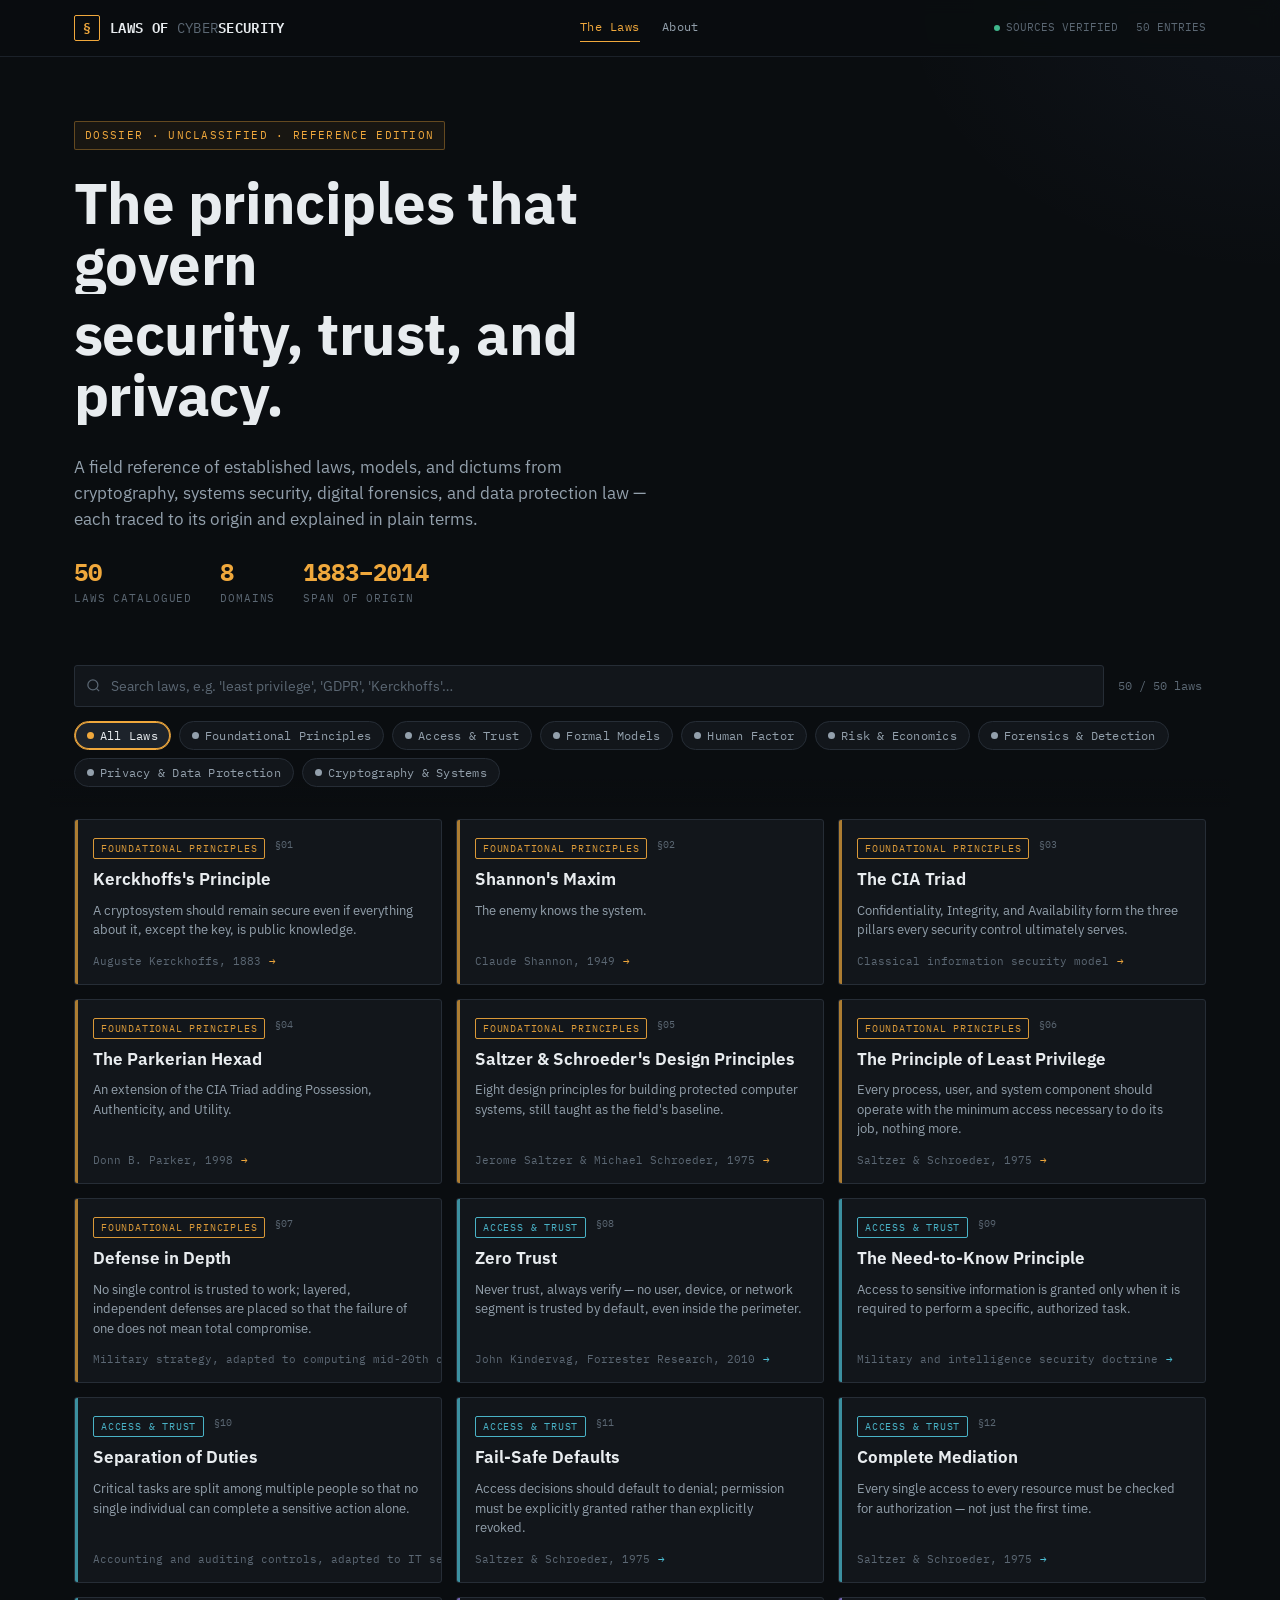
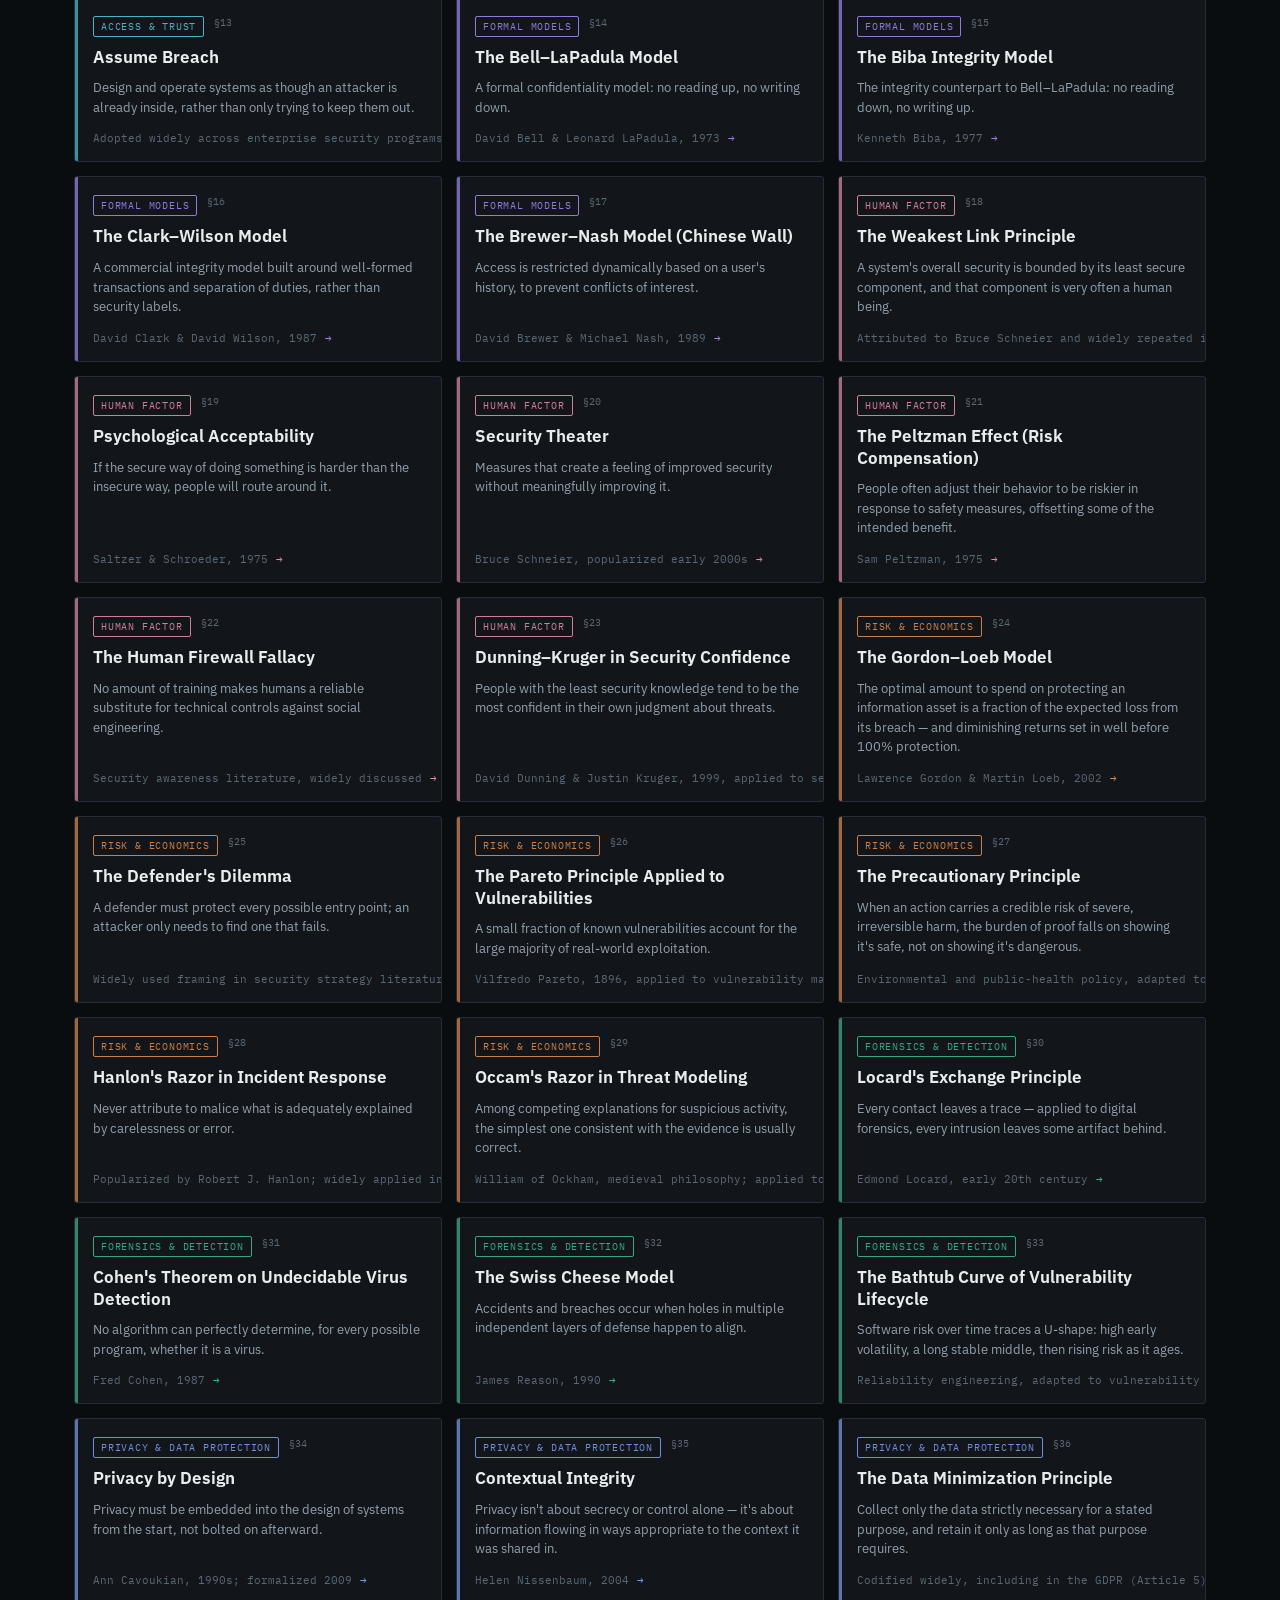
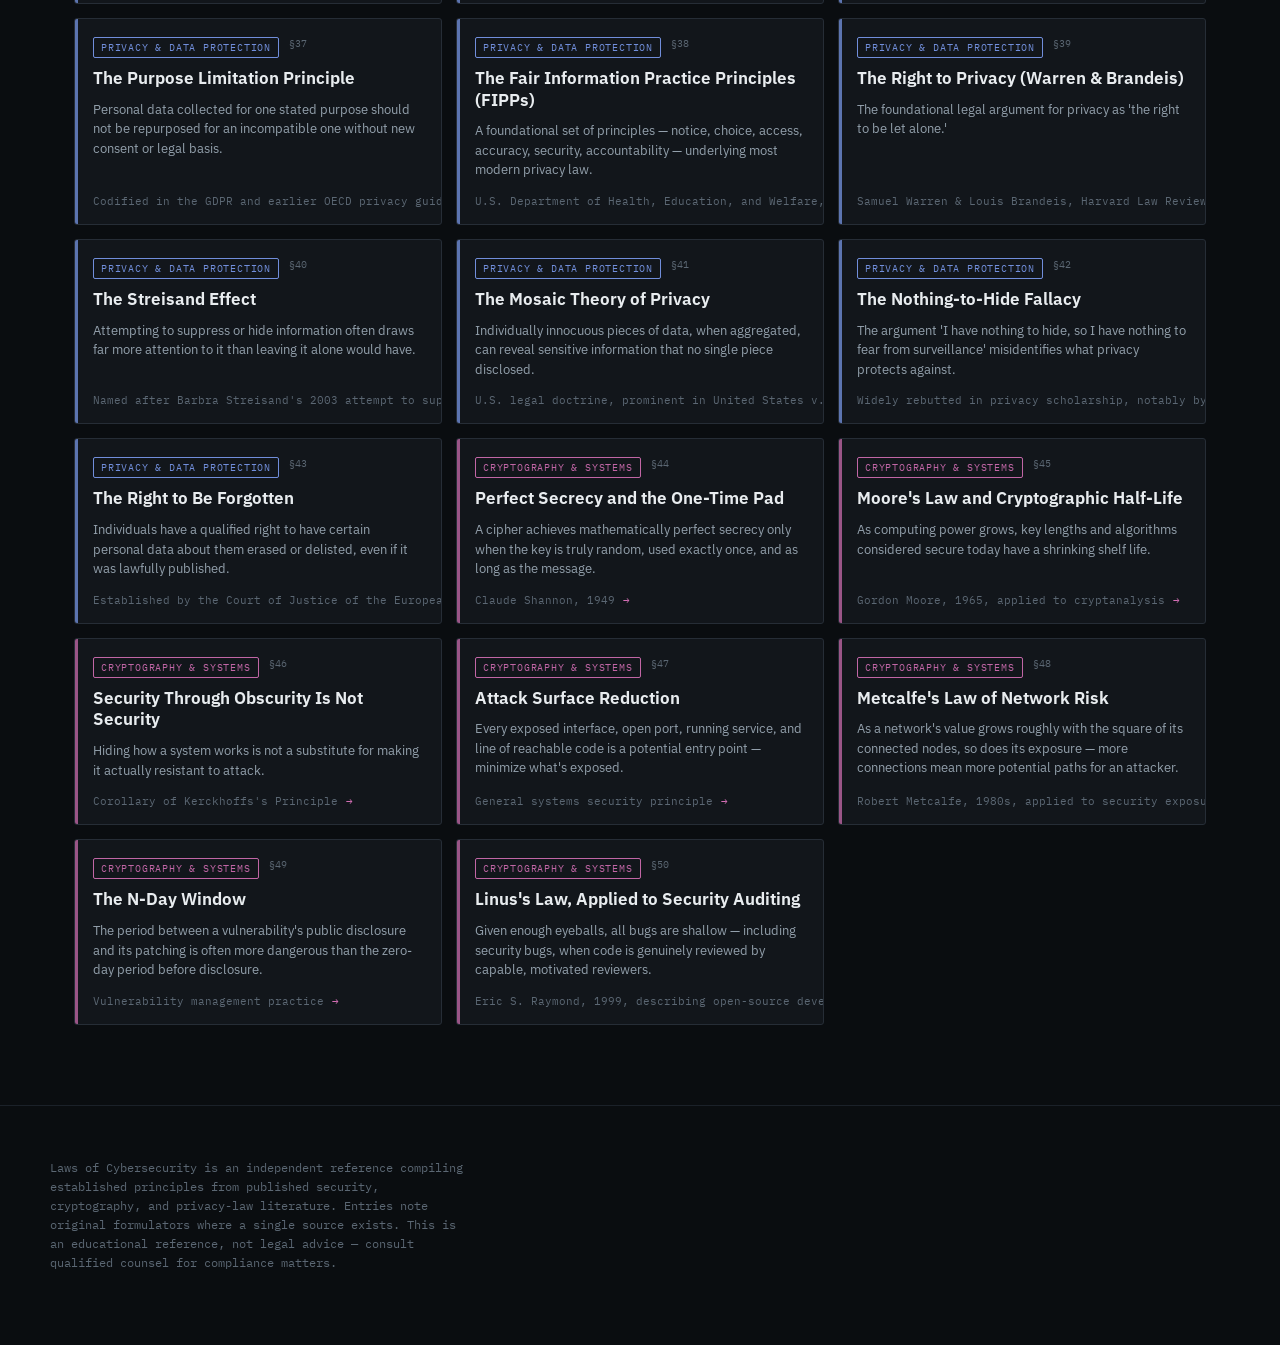
<file: index.html>
<!DOCTYPE html>
<html lang="en">
<head>
<meta charset="UTF-8" />
<meta name="viewport" content="width=device-width, initial-scale=1, maximum-scale=5" />
<title>Laws of Cybersecurity — Principles of Security & Privacy</title>
<meta name="description" content="An extensive, referenced collection of established cybersecurity, cryptography, and privacy laws — from Kerckhoffs's Principle to the GDPR's Purpose Limitation, verified against their original sources." />
<meta name="theme-color" content="#0A0D10" />

<meta property="og:title" content="Laws of Cybersecurity" />
<meta property="og:description" content="An extensive, referenced collection of established cybersecurity, cryptography, and privacy laws." />
<meta property="og:type" content="website" />

<link rel="preconnect" href="https://fonts.googleapis.com">
<link rel="preconnect" href="https://fonts.gstatic.com" crossorigin>
<link href="https://fonts.googleapis.com/css2?family=IBM+Plex+Sans:wght@400;500;600;700&family=IBM+Plex+Mono:wght@400;500;600;700&display=swap" rel="stylesheet">

<link rel="stylesheet" href="css/styles.css" />
</head>
<body>

<a href="#main-content" class="skip-link">Skip to main content</a>

<header class="topbar">
  <div class="topbar-inner">
    <a href="#" class="brand">
      <span class="brand-mark" aria-hidden="true">§</span>
      <span class="brand-text">Laws of <span class="dim">Cyber</span>security</span>
    </a>
    <nav class="nav-links" aria-label="Primary">
      <a href="index.html" class="active">The Laws</a>
      <a href="about.html">About</a>
    </nav>
    <div class="topbar-meta">
      <span><span class="pulse-dot" aria-hidden="true"></span>SOURCES VERIFIED</span>
      <span id="topbar-count-wrap"><span id="total-count-mirror"></span></span>
    </div>
  </div>
</header>

<main id="main-content">
  <section class="hero">
    <span class="hero-stamp">DOSSIER · UNCLASSIFIED · REFERENCE EDITION</span>
    <h1 class="hero-title">
      <span class="redact" style="--d:0.1s">The principles that govern</span><br/>
      <span class="redact" style="--d:0.3s">security, trust, and privacy.</span>
    </h1>
    <p class="hero-sub">
      A field reference of established laws, models, and dictums from cryptography, systems security, digital forensics, and data protection law — each traced to its origin and explained in plain terms.
    </p>
    <div class="hero-stats">
      <div class="hero-stat"><span class="num" id="total-count">0</span><span class="label">Laws Catalogued</span></div>
      <div class="hero-stat"><span class="num" id="cat-count">0</span><span class="label">Domains</span></div>
      <div class="hero-stat"><span class="num">1883–2014</span><span class="label">Span of Origin</span></div>
    </div>
  </section>

  <div class="controls">
    <div class="search-row">
      <div class="search-box">
        <svg width="15" height="15" viewBox="0 0 24 24" fill="none" stroke="currentColor" stroke-width="2" aria-hidden="true"><circle cx="11" cy="11" r="8"/><line x1="21" y1="21" x2="16.65" y2="16.65"/></svg>
        <input type="text" id="search-input" placeholder="Search laws, e.g. 'least privilege', 'GDPR', 'Kerckhoffs'…" aria-label="Search laws" />
      </div>
      <span class="result-count" id="result-count"></span>
    </div>
    <div class="filter-row" id="filter-row" role="group" aria-label="Filter by domain"></div>
  </div>

  <section class="grid-section">
    <div class="law-grid" id="law-grid" aria-live="polite"></div>
  </section>
</main>

<div class="modal-backdrop" id="modal-backdrop" aria-hidden="true">
  <div class="modal" id="modal" role="dialog" aria-modal="true" aria-labelledby="modal-title"></div>
</div>

<footer class="site-footer">
  <div class="footer-inner">
    <p>
      Laws of Cybersecurity is an independent reference compiling established principles from published security, cryptography, and privacy-law literature. Entries note original formulators where a single source exists. This is an educational reference, not legal advice — consult qualified counsel for compliance matters.
    </p>
  </div>
</footer>

<script src="js/laws-data.js"></script>
<script src="js/app.js"></script>
<script>
  document.getElementById("total-count-mirror").textContent = LAWS.length + " ENTRIES";
</script>
</body>
</html>
</file>
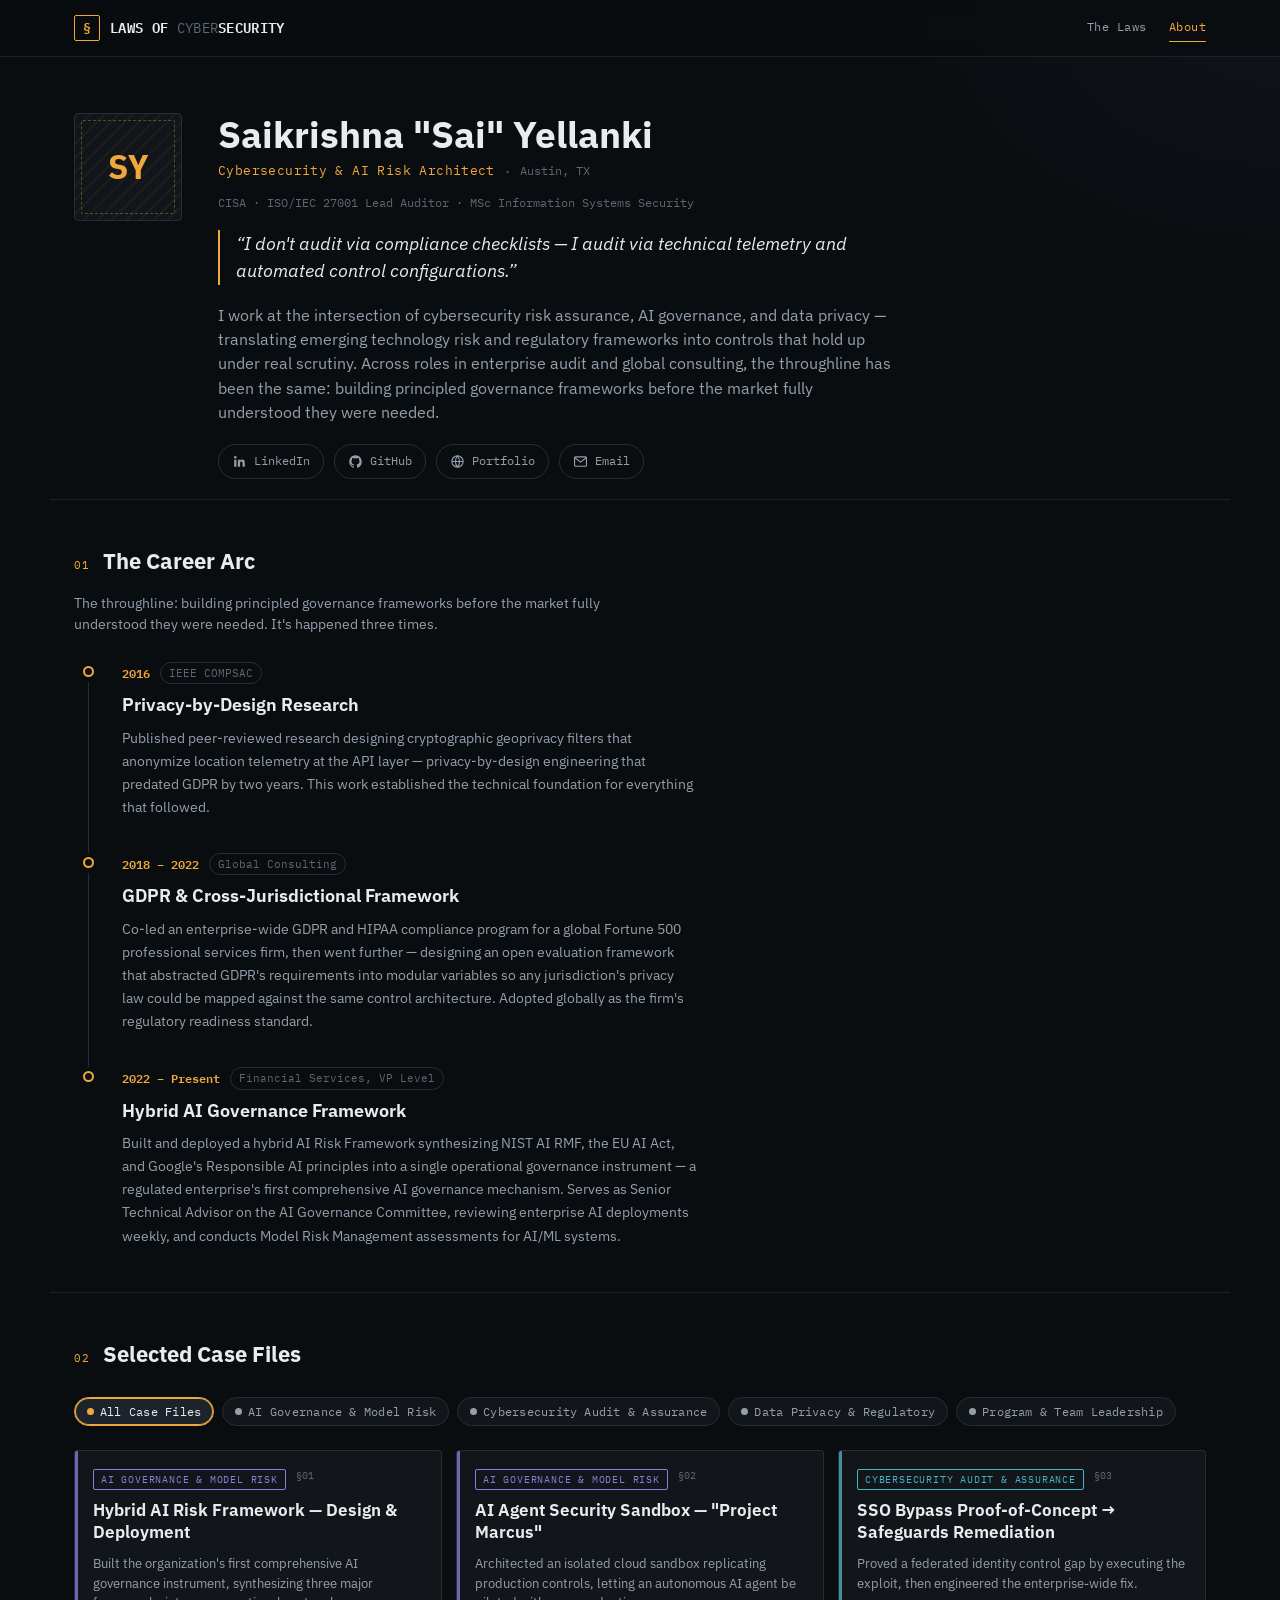
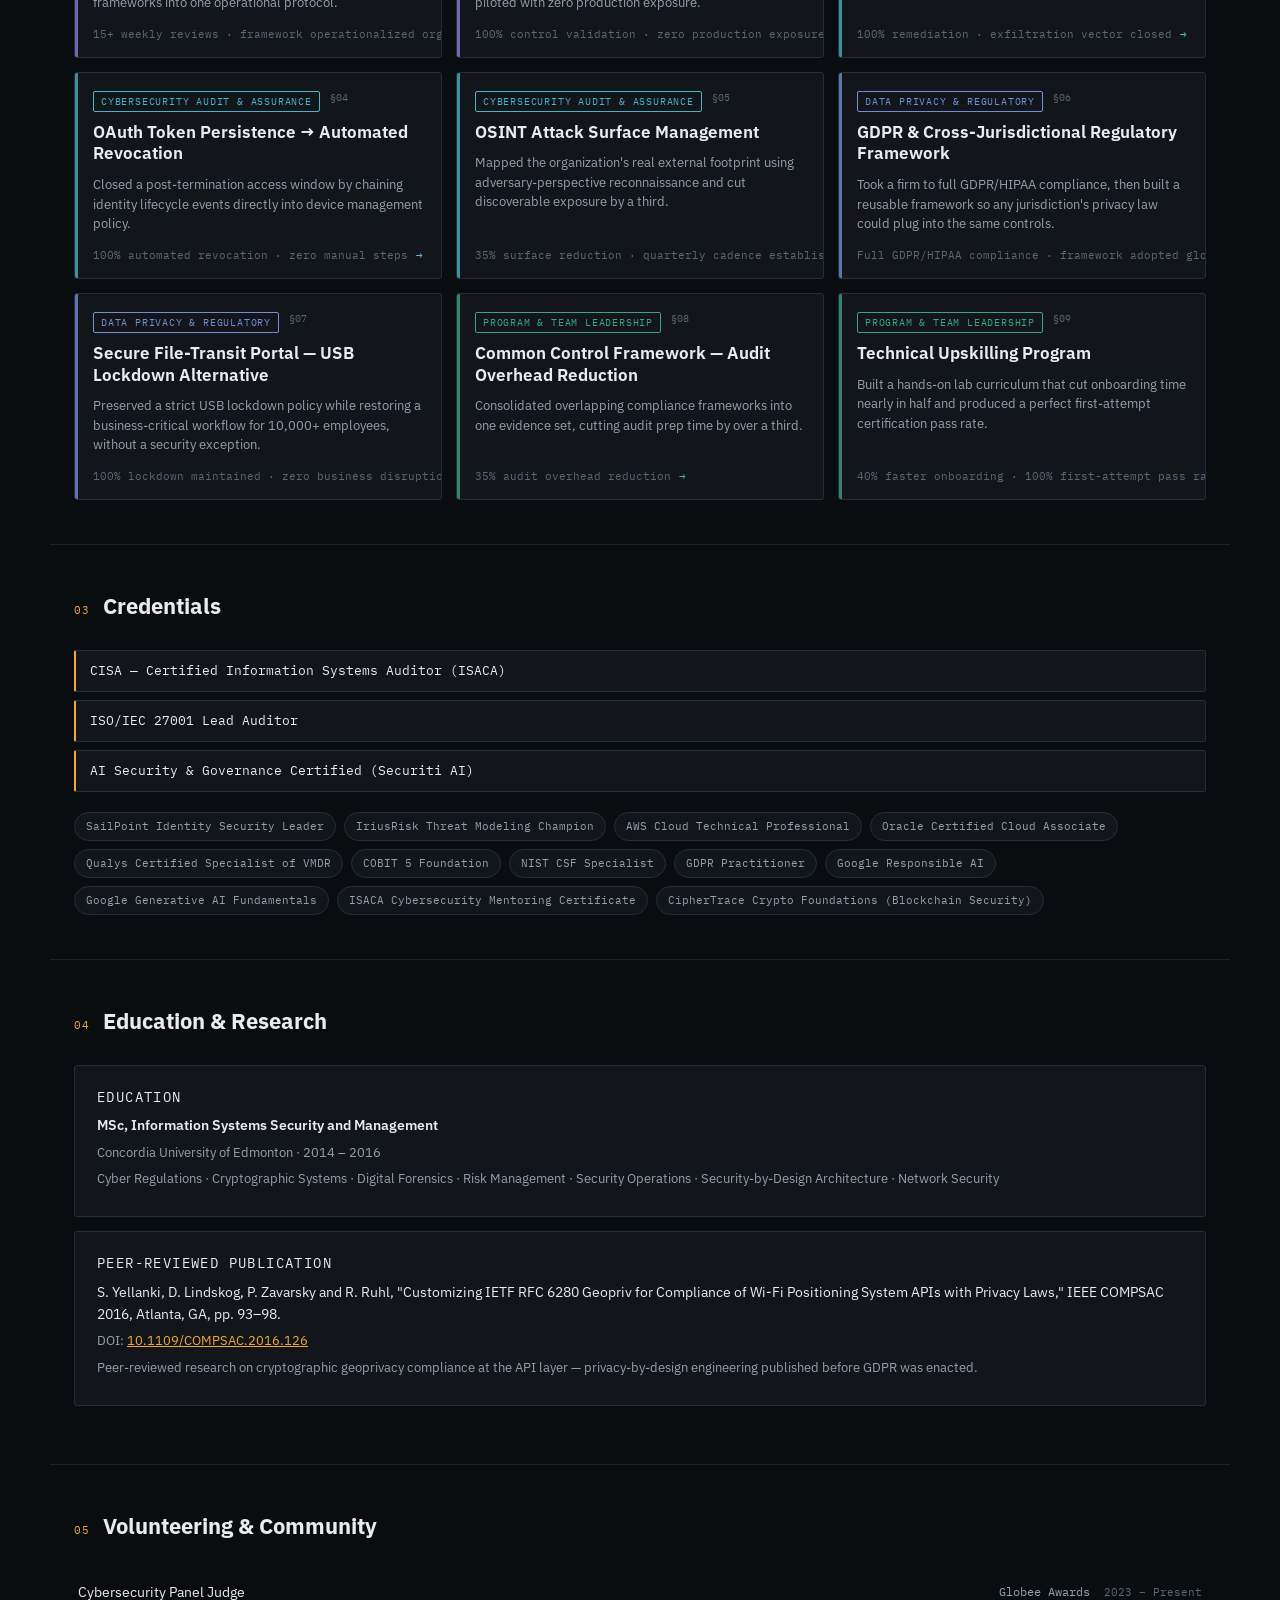
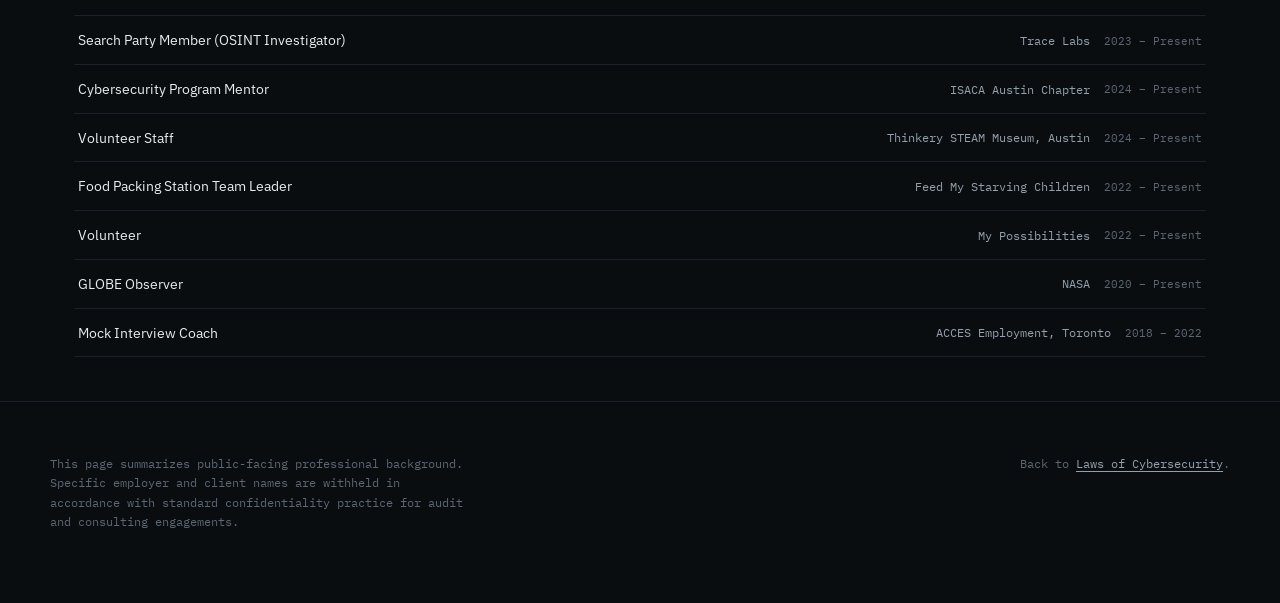
<file: about.html>
<!DOCTYPE html>
<html lang="en">
<head>
<meta charset="UTF-8" />
<meta name="viewport" content="width=device-width, initial-scale=1, maximum-scale=5" />
<title>About — Sai Yellanki | Cybersecurity & AI Risk Architect</title>
<meta name="description" content="Sai Yellanki — Cybersecurity Risk Assurance & AI Governance professional. IEEE-published privacy researcher, CISA, ISO 27001 Lead Auditor, and builder of enterprise AI risk frameworks." />
<meta name="theme-color" content="#0A0D10" />

<meta property="og:title" content="Sai Yellanki — Cybersecurity & AI Risk Architect" />
<meta property="og:description" content="Cybersecurity Risk Assurance, AI Governance, and Data Privacy professional." />
<meta property="og:type" content="profile" />

<link rel="preconnect" href="https://fonts.googleapis.com">
<link rel="preconnect" href="https://fonts.gstatic.com" crossorigin>
<link href="https://fonts.googleapis.com/css2?family=IBM+Plex+Sans:wght@400;500;600;700&family=IBM+Plex+Mono:wght@400;500;600;700&display=swap" rel="stylesheet">

<link rel="stylesheet" href="css/styles.css" />
</head>
<body>

<a href="#main-content" class="skip-link">Skip to main content</a>

<header class="topbar">
  <div class="topbar-inner">
    <a href="index.html" class="brand">
      <span class="brand-mark" aria-hidden="true">§</span>
      <span class="brand-text">Laws of <span class="dim">Cyber</span>security</span>
    </a>
    <nav class="nav-links" aria-label="Primary">
      <a href="index.html">The Laws</a>
      <a href="about.html" class="active">About</a>
    </nav>
  </div>
</header>

<main id="main-content">

  <section class="profile-hero">
    <div class="monogram-badge" id="monogram" aria-hidden="true"></div>
    <div>
      <h1 class="profile-name" id="profile-name"></h1>
      <div class="profile-title-row">
        <span class="profile-title" id="profile-title"></span>
        <span class="sep">·</span>
        <span class="profile-location" id="profile-location"></span>
      </div>
      <p class="profile-credentials" id="profile-credentials"></p>
      <p class="profile-statement" id="profile-statement"></p>
      <p class="profile-bio" id="profile-bio"></p>
      <div class="profile-links" id="profile-links"></div>
    </div>
  </section>

  <section class="about-section" aria-labelledby="arc-heading">
    <div class="section-head">
      <span class="section-eyebrow">01</span>
      <h2 class="section-title" id="arc-heading">The Career Arc</h2>
    </div>
    <p style="color:var(--text-dim); font-size:14px; margin: -12px 0 26px; max-width:70ch;">
      The throughline: building principled governance frameworks before the market fully understood they were needed. It's happened three times.
    </p>
    <div class="arc-timeline" id="arc-timeline"></div>
  </section>

  <section class="about-section" aria-labelledby="cases-heading">
    <div class="section-head">
      <span class="section-eyebrow">02</span>
      <h2 class="section-title" id="cases-heading">Selected Case Files</h2>
    </div>
    <div class="controls" style="position:static; padding: 0 0 24px; background:none;">
      <div class="filter-row" id="win-filter-row" role="group" aria-label="Filter case files by domain"></div>
    </div>
    <div class="law-grid" id="win-grid"></div>
  </section>

  <section class="about-section" aria-labelledby="creds-heading">
    <div class="section-head">
      <span class="section-eyebrow">03</span>
      <h2 class="section-title" id="creds-heading">Credentials</h2>
    </div>
    <ul class="cert-primary" id="cert-primary"></ul>
    <div class="cert-other" id="cert-other"></div>
  </section>

  <section class="about-section" aria-labelledby="edu-heading">
    <div class="section-head">
      <span class="section-eyebrow">04</span>
      <h2 class="section-title" id="edu-heading">Education & Research</h2>
    </div>
    <div class="info-card">
      <p class="info-card-h">Education</p>
      <p id="edu-degree" style="font-weight:600;"></p>
      <p id="edu-school" class="dim"></p>
      <p id="edu-coursework" class="dim"></p>
    </div>
    <div class="info-card">
      <p class="info-card-h">Peer-Reviewed Publication</p>
      <p id="pub-citation"></p>
      <p id="pub-doi" class="dim"></p>
      <p id="pub-note" class="dim"></p>
    </div>
  </section>

  <section class="about-section" aria-labelledby="vol-heading">
    <div class="section-head">
      <span class="section-eyebrow">05</span>
      <h2 class="section-title" id="vol-heading">Volunteering & Community</h2>
    </div>
    <div class="volunteer-list" id="volunteer-list"></div>
  </section>

</main>

<div class="modal-backdrop" id="modal-backdrop" aria-hidden="true">
  <div class="modal" id="modal" role="dialog" aria-modal="true" aria-labelledby="modal-title"></div>
</div>

<footer class="site-footer">
  <div class="footer-inner">
    <p>
      This page summarizes public-facing professional background. Specific employer and client names are withheld in accordance with standard confidentiality practice for audit and consulting engagements.
    </p>
    <p>
      Back to <a href="index.html">Laws of Cybersecurity</a>.
    </p>
  </div>
</footer>

<script src="js/about-data.js"></script>
<script src="js/about-app.js"></script>
</body>
</html>
</file>
<file: css/styles.css>
/* ==========================================================
   LAWS OF CYBERSECURITY — DESIGN TOKENS
   ========================================================== */
:root {
  --bg:          #0A0D10;
  --surface:     #12161B;
  --surface-2:   #171C22;
  --surface-3:   #1D232B;
  --border:      #262D36;
  --border-soft: #1B2129;
  --text:        #E8ECEF;
  --text-dim:    #93A0AC;
  --text-faint:  #5B6773;
  --accent:      #F0A83C;
  --accent-dim:  #C98A2E;
  --critical:    #E5484D;
  --verified:    #3FB68B;

  --mono: 'IBM Plex Mono', ui-monospace, SFMono-Regular, Menlo, monospace;
  --sans: 'IBM Plex Sans', -apple-system, BlinkMacSystemFont, 'Segoe UI', sans-serif;

  --radius: 3px;
  --max-width: 1180px;
}

* { box-sizing: border-box; }

html { scroll-behavior: smooth; }

@media (prefers-reduced-motion: reduce) {
  html { scroll-behavior: auto; }
  *, *::before, *::after {
    animation-duration: 0.01ms !important;
    animation-iteration-count: 1 !important;
    transition-duration: 0.01ms !important;
  }
}

body {
  margin: 0;
  background: var(--bg);
  background-image:
    radial-gradient(ellipse 900px 500px at 15% -10%, rgba(240,168,60,0.06), transparent 60%),
    radial-gradient(ellipse 700px 500px at 100% 0%, rgba(124,156,240,0.05), transparent 55%);
  color: var(--text);
  font-family: var(--sans);
  font-size: 16px;
  line-height: 1.55;
  -webkit-font-smoothing: antialiased;
}

a { color: inherit; }

.skip-link {
  position: absolute;
  left: -9999px;
  top: 0;
  background: var(--accent);
  color: #12161B;
  padding: 10px 16px;
  z-index: 999;
  font-family: var(--mono);
  font-size: 13px;
}
.skip-link:focus { left: 12px; top: 12px; }

:focus-visible {
  outline: 2px solid var(--accent);
  outline-offset: 2px;
}

/* ==========================================================
   TOP BAR
   ========================================================== */
.topbar {
  border-bottom: 1px solid var(--border-soft);
  background: rgba(10,13,16,0.85);
  backdrop-filter: blur(8px);
  position: sticky;
  top: 0;
  z-index: 50;
}
.topbar-inner {
  max-width: var(--max-width);
  margin: 0 auto;
  padding: 14px 24px;
  display: flex;
  align-items: center;
  justify-content: space-between;
  gap: 16px;
}
.brand {
  display: flex;
  align-items: center;
  gap: 10px;
  text-decoration: none;
  font-family: var(--mono);
  letter-spacing: 0.02em;
}
.brand-mark {
  width: 26px;
  height: 26px;
  border: 1px solid var(--accent);
  border-radius: 2px;
  display: grid;
  place-items: center;
  color: var(--accent);
  font-size: 13px;
  font-weight: 700;
  flex-shrink: 0;
}
.brand-text {
  font-size: 14px;
  font-weight: 600;
  color: var(--text);
  text-transform: uppercase;
}
.brand-text .dim { color: var(--text-faint); font-weight: 400; }

.topbar-meta {
  font-family: var(--mono);
  font-size: 11px;
  color: var(--text-faint);
  display: flex;
  gap: 18px;
  align-items: center;
}
.topbar-meta .pulse-dot {
  width: 6px; height: 6px; border-radius: 50%;
  background: var(--verified);
  display: inline-block;
  margin-right: 6px;
  box-shadow: 0 0 0 0 rgba(63,182,139,0.6);
  animation: pulse 2.4s infinite;
}
@keyframes pulse {
  0% { box-shadow: 0 0 0 0 rgba(63,182,139,0.5); }
  70% { box-shadow: 0 0 0 6px rgba(63,182,139,0); }
  100% { box-shadow: 0 0 0 0 rgba(63,182,139,0); }
}

@media (max-width: 640px) {
  .topbar-meta { display: none; }
}

/* ==========================================================
   HERO
   ========================================================== */
.hero {
  max-width: var(--max-width);
  margin: 0 auto;
  padding: 64px 24px 40px;
}
.hero-stamp {
  display: inline-flex;
  align-items: center;
  gap: 8px;
  font-family: var(--mono);
  font-size: 11px;
  letter-spacing: 0.12em;
  color: var(--accent);
  border: 1px solid rgba(240,168,60,0.35);
  background: rgba(240,168,60,0.06);
  padding: 5px 10px;
  border-radius: 2px;
  text-transform: uppercase;
  margin-bottom: 22px;
}

.hero-title {
  font-family: var(--sans);
  font-weight: 700;
  font-size: clamp(2.1rem, 5vw, 3.6rem);
  line-height: 1.06;
  letter-spacing: -0.01em;
  margin: 0 0 20px;
  max-width: 16ch;
}

/* redaction reveal: each line wrapped in a span with a bar */
.redact {
  position: relative;
  display: inline-block;
  overflow: hidden;
}
.redact::after {
  content: "";
  position: absolute;
  inset: 0;
  background: #C7CDD3;
  transform-origin: left;
  animation: declassify 1.1s cubic-bezier(.7,0,.2,1) forwards;
  animation-delay: var(--d, 0s);
}
@keyframes declassify {
  0% { transform: scaleX(1); }
  45% { transform: scaleX(1); }
  100% { transform: scaleX(0); }
}
@media (prefers-reduced-motion: reduce) {
  .redact::after { animation: none; display: none; }
}

.hero-sub {
  font-size: 1.05rem;
  color: var(--text-dim);
  max-width: 58ch;
  margin: 0 0 28px;
}

.hero-stats {
  display: flex;
  gap: 28px;
  flex-wrap: wrap;
  font-family: var(--mono);
}
.hero-stat .num {
  font-size: 1.5rem;
  color: var(--accent);
  font-weight: 700;
  display: block;
  line-height: 1;
}
.hero-stat .label {
  font-size: 11px;
  color: var(--text-faint);
  text-transform: uppercase;
  letter-spacing: 0.08em;
}

/* ==========================================================
   CONTROLS
   ========================================================== */
.controls {
  max-width: var(--max-width);
  margin: 0 auto;
  padding: 0 24px 20px;
  position: sticky;
  top: 57px;
  z-index: 40;
  background: linear-gradient(var(--bg) 82%, transparent);
  padding-top: 16px;
}

.search-row {
  display: flex;
  gap: 10px;
  margin-bottom: 14px;
}
.search-box {
  flex: 1;
  position: relative;
  display: flex;
  align-items: center;
}
.search-box svg {
  position: absolute;
  left: 12px;
  color: var(--text-faint);
  pointer-events: none;
}
#search-input {
  width: 100%;
  background: var(--surface);
  border: 1px solid var(--border);
  color: var(--text);
  font-family: var(--sans);
  font-size: 14px;
  padding: 11px 14px 11px 36px;
  border-radius: var(--radius);
  transition: border-color 0.15s;
}
#search-input:focus { border-color: var(--accent); }
#search-input::placeholder { color: var(--text-faint); }

.result-count {
  font-family: var(--mono);
  font-size: 12px;
  color: var(--text-faint);
  white-space: nowrap;
  display: flex;
  align-items: center;
  padding: 0 4px;
}

.filter-row {
  display: flex;
  flex-wrap: wrap;
  gap: 8px;
}
.chip {
  font-family: var(--mono);
  font-size: 11.5px;
  letter-spacing: 0.02em;
  padding: 6px 12px;
  border-radius: 20px;
  border: 1px solid var(--border);
  background: var(--surface);
  color: var(--text-dim);
  cursor: pointer;
  display: inline-flex;
  align-items: center;
  gap: 6px;
  transition: all 0.15s;
  white-space: nowrap;
}
.chip:hover { border-color: var(--text-faint); color: var(--text); }
.chip .dot {
  width: 7px; height: 7px; border-radius: 50%;
  background: currentColor;
  flex-shrink: 0;
}
.chip[aria-pressed="true"] {
  background: var(--surface-3);
  color: var(--text);
  border-color: var(--chip-color, var(--accent));
  box-shadow: inset 0 0 0 1px var(--chip-color, var(--accent));
}
.chip[aria-pressed="true"] .dot { background: var(--chip-color, var(--accent)); }

/* ==========================================================
   GRID / CARDS
   ========================================================== */
.grid-section {
  max-width: var(--max-width);
  margin: 0 auto;
  padding: 12px 24px 80px;
}
.law-grid {
  display: grid;
  grid-template-columns: repeat(auto-fill, minmax(290px, 1fr));
  gap: 14px;
}

.law-card {
  text-align: left;
  background: var(--surface);
  border: 1px solid var(--border);
  border-radius: var(--radius);
  padding: 18px 18px 16px;
  cursor: pointer;
  color: var(--text);
  font-family: var(--sans);
  display: flex;
  flex-direction: column;
  gap: 10px;
  position: relative;
  transition: border-color 0.15s, transform 0.15s, background 0.15s;
  overflow: hidden;
}
.law-card::before {
  content: "";
  position: absolute;
  left: 0; top: 0; bottom: 0;
  width: 3px;
  background: var(--card-color, var(--accent));
  opacity: 0.7;
}
.law-card:hover, .law-card:focus-visible {
  border-color: var(--card-color, var(--accent));
  background: var(--surface-2);
  transform: translateY(-2px);
}

.card-top {
  display: flex;
  justify-content: space-between;
  align-items: flex-start;
  gap: 10px;
}
.card-tag {
  font-family: var(--mono);
  font-size: 10px;
  letter-spacing: 0.08em;
  text-transform: uppercase;
  color: var(--card-color, var(--accent));
  border: 1px solid currentColor;
  padding: 3px 7px;
  border-radius: 2px;
  opacity: 0.9;
  white-space: nowrap;
}
.card-id {
  font-family: var(--mono);
  font-size: 10px;
  color: var(--text-faint);
}

.card-title {
  font-size: 1.05rem;
  font-weight: 650;
  line-height: 1.3;
  margin: 0;
}
.card-summary {
  font-size: 13px;
  color: var(--text-dim);
  line-height: 1.5;
  margin: 0;
  flex: 1;
}
.card-bottom {
  display: flex;
  justify-content: space-between;
  align-items: center;
  margin-top: 4px;
  font-family: var(--mono);
  font-size: 10.5px;
  color: var(--text-faint);
}
.card-origin { overflow: hidden; text-overflow: ellipsis; white-space: nowrap; }
.card-arrow { color: var(--card-color, var(--accent)); flex-shrink: 0; margin-left: 8px; }

.empty-state {
  grid-column: 1 / -1;
  text-align: center;
  padding: 70px 20px;
  color: var(--text-faint);
  font-family: var(--mono);
  font-size: 13px;
}
.empty-state .big { font-size: 28px; display: block; margin-bottom: 10px; }

/* ==========================================================
   MODAL
   ========================================================== */
.modal-backdrop {
  position: fixed;
  inset: 0;
  background: rgba(6,8,10,0.75);
  backdrop-filter: blur(3px);
  display: none;
  align-items: flex-start;
  justify-content: center;
  padding: 40px 18px;
  overflow-y: auto;
  z-index: 100;
}
.modal-backdrop.open { display: flex; }

.modal {
  background: var(--surface-2);
  border: 1px solid var(--border);
  border-radius: 4px;
  max-width: 680px;
  width: 100%;
  padding: 32px 32px 28px;
  position: relative;
  animation: modal-in 0.18s ease-out;
}
@keyframes modal-in {
  from { opacity: 0; transform: translateY(8px); }
  to { opacity: 1; transform: translateY(0); }
}
@media (prefers-reduced-motion: reduce) {
  .modal { animation: none; }
}

.modal-close {
  position: absolute;
  top: 20px; right: 20px;
  background: transparent;
  border: 1px solid var(--border);
  color: var(--text-dim);
  width: 30px; height: 30px;
  border-radius: 50%;
  cursor: pointer;
  display: grid;
  place-items: center;
  font-family: var(--mono);
}
.modal-close:hover { border-color: var(--accent); color: var(--accent); }

.modal-tag {
  font-family: var(--mono);
  font-size: 10.5px;
  letter-spacing: 0.08em;
  text-transform: uppercase;
  color: var(--modal-color, var(--accent));
  border: 1px solid currentColor;
  padding: 3px 8px;
  border-radius: 2px;
  display: inline-block;
  margin-bottom: 16px;
}
.modal-title {
  font-size: 1.6rem;
  font-weight: 700;
  margin: 0 0 6px;
  line-height: 1.2;
  padding-right: 30px;
}
.modal-origin {
  font-family: var(--mono);
  font-size: 12px;
  color: var(--text-faint);
  margin-bottom: 20px;
}
.modal-summary {
  font-size: 1.02rem;
  color: var(--text);
  border-left: 2px solid var(--modal-color, var(--accent));
  padding-left: 14px;
  margin: 0 0 22px;
  font-style: italic;
  color: var(--text-dim);
}
.modal-section { margin-bottom: 20px; }
.modal-h {
  font-family: var(--mono);
  font-size: 11px;
  letter-spacing: 0.1em;
  text-transform: uppercase;
  color: var(--text-faint);
  margin: 0 0 8px;
}
.modal-body-text { margin: 0; color: var(--text); font-size: 14.5px; line-height: 1.65; }

.modal-related {
  display: flex;
  flex-wrap: wrap;
  gap: 8px;
}
.related-pill {
  font-family: var(--mono);
  font-size: 11.5px;
  padding: 5px 10px;
  border: 1px solid var(--border);
  border-radius: 20px;
  background: var(--surface);
  color: var(--text-dim);
  cursor: pointer;
}
.related-pill:hover { border-color: var(--accent); color: var(--accent); }

/* ==========================================================
   FOOTER
   ========================================================== */
.site-footer {
  border-top: 1px solid var(--border-soft);
  padding: 40px 24px 60px;
}
.footer-inner {
  max-width: var(--max-width);
  margin: 0 auto;
  display: flex;
  justify-content: space-between;
  gap: 24px;
  flex-wrap: wrap;
  font-family: var(--mono);
  font-size: 12px;
  color: var(--text-faint);
}
.footer-inner p { max-width: 60ch; line-height: 1.6; }
.footer-inner a { color: var(--text-dim); text-decoration: underline; text-underline-offset: 3px; }
.footer-inner a:hover { color: var(--accent); }

/* ==========================================================
   RESPONSIVE
   ========================================================== */
@media (max-width: 480px) {
  .hero { padding: 44px 18px 28px; }
  .controls { padding-left: 18px; padding-right: 18px; }
  .grid-section { padding-left: 18px; padding-right: 18px; }
  .law-grid { grid-template-columns: 1fr; }
  .modal { padding: 26px 20px 22px; }
}

/* ==========================================================
   NAV LINK (shared topbar addition)
   ========================================================== */
.nav-links {
  display: flex;
  gap: 22px;
  font-family: var(--mono);
  font-size: 12px;
  letter-spacing: 0.04em;
}
.nav-links a {
  color: var(--text-dim);
  text-decoration: none;
  padding: 4px 0;
  border-bottom: 1px solid transparent;
  transition: color 0.15s, border-color 0.15s;
}
.nav-links a:hover { color: var(--text); }
.nav-links a.active { color: var(--accent); border-color: var(--accent); }

/* ==========================================================
   ABOUT — PROFILE HEADER
   ========================================================== */
.profile-hero {
  max-width: var(--max-width);
  margin: 0 auto;
  padding: 56px 24px 20px;
  display: grid;
  grid-template-columns: auto 1fr;
  gap: 36px;
  align-items: start;
}
.monogram-badge {
  width: 108px;
  height: 108px;
  border: 1px solid var(--border);
  border-radius: 4px;
  background:
    repeating-linear-gradient(135deg, rgba(240,168,60,0.05) 0 2px, transparent 2px 10px),
    var(--surface);
  display: grid;
  place-items: center;
  font-family: var(--mono);
  font-size: 34px;
  font-weight: 700;
  color: var(--accent);
  position: relative;
  flex-shrink: 0;
}
.monogram-badge::before {
  content: "";
  position: absolute;
  inset: 6px;
  border: 1px dashed rgba(240,168,60,0.35);
  border-radius: 2px;
}
.profile-name {
  font-size: clamp(1.7rem, 3.4vw, 2.3rem);
  font-weight: 700;
  margin: 0 0 4px;
  line-height: 1.15;
}
.profile-title-row {
  display: flex;
  flex-wrap: wrap;
  gap: 10px;
  align-items: center;
  margin-bottom: 10px;
}
.profile-title-row .profile-title {
  color: var(--accent);
  font-family: var(--mono);
  font-size: 13px;
  letter-spacing: 0.03em;
}
.profile-title-row .sep { color: var(--text-faint); }
.profile-title-row .profile-location {
  color: var(--text-faint);
  font-family: var(--mono);
  font-size: 12px;
}
.profile-credentials {
  font-family: var(--mono);
  font-size: 11.5px;
  color: var(--text-faint);
  margin: 0 0 18px;
}
.profile-statement {
  font-size: 1.15rem;
  font-style: italic;
  color: var(--text);
  border-left: 2px solid var(--accent);
  padding-left: 16px;
  margin: 0 0 18px;
  max-width: 62ch;
  line-height: 1.5;
}
.profile-bio {
  color: var(--text-dim);
  max-width: 68ch;
  margin: 0 0 20px;
  font-size: 0.98rem;
}
.profile-links {
  display: flex;
  flex-wrap: wrap;
  gap: 10px;
}
.profile-link {
  display: inline-flex;
  align-items: center;
  gap: 7px;
  font-family: var(--mono);
  font-size: 12px;
  color: var(--text-dim);
  text-decoration: none;
  border: 1px solid var(--border);
  padding: 7px 13px;
  border-radius: 20px;
  transition: border-color 0.15s, color 0.15s;
}
.profile-link:hover { border-color: var(--accent); color: var(--accent); }

@media (max-width: 640px) {
  .profile-hero { grid-template-columns: 1fr; text-align: left; }
  .monogram-badge { width: 76px; height: 76px; font-size: 24px; }
}

/* ==========================================================
   ABOUT — SECTION SHELL
   ========================================================== */
.about-section {
  max-width: var(--max-width);
  margin: 0 auto;
  padding: 44px 24px;
  border-top: 1px solid var(--border-soft);
}
.section-head {
  display: flex;
  align-items: baseline;
  gap: 12px;
  margin-bottom: 26px;
}
.section-eyebrow {
  font-family: var(--mono);
  font-size: 11px;
  letter-spacing: 0.12em;
  text-transform: uppercase;
  color: var(--accent);
}
.section-title {
  font-size: 1.4rem;
  font-weight: 700;
  margin: 0;
}

/* ==========================================================
   ABOUT — CAREER ARC TIMELINE
   ========================================================== */
.arc-timeline {
  display: flex;
  flex-direction: column;
  gap: 0;
  position: relative;
}
.arc-node {
  display: grid;
  grid-template-columns: 28px 1fr;
  gap: 20px;
  padding-bottom: 34px;
  position: relative;
}
.arc-node:last-child { padding-bottom: 0; }
.arc-marker {
  position: relative;
  display: flex;
  justify-content: center;
}
.arc-marker::before {
  content: "";
  position: absolute;
  top: 20px;
  bottom: -34px;
  width: 1px;
  background: var(--border);
}
.arc-node:last-child .arc-marker::before { display: none; }
.arc-marker-dot {
  width: 11px;
  height: 11px;
  border-radius: 50%;
  border: 2px solid var(--accent);
  background: var(--bg);
  z-index: 1;
  margin-top: 4px;
}
.arc-meta {
  display: flex;
  align-items: center;
  gap: 10px;
  margin-bottom: 6px;
  flex-wrap: wrap;
}
.arc-year {
  font-family: var(--mono);
  font-size: 12px;
  color: var(--accent);
  font-weight: 600;
}
.arc-tag {
  font-family: var(--mono);
  font-size: 10.5px;
  color: var(--text-faint);
  border: 1px solid var(--border);
  padding: 2px 8px;
  border-radius: 20px;
}
.arc-title {
  font-size: 1.15rem;
  font-weight: 650;
  margin: 0 0 8px;
}
.arc-body {
  color: var(--text-dim);
  font-size: 14px;
  line-height: 1.65;
  margin: 0;
  max-width: 72ch;
}

/* ==========================================================
   ABOUT — CERTIFICATIONS
   ========================================================== */
.cert-primary {
  list-style: none;
  margin: 0 0 20px;
  padding: 0;
  display: grid;
  gap: 8px;
}
.cert-primary-item {
  font-family: var(--mono);
  font-size: 13px;
  color: var(--text);
  padding: 10px 14px;
  background: var(--surface);
  border: 1px solid var(--border);
  border-left: 2px solid var(--accent);
  border-radius: 2px;
}
.cert-other {
  display: flex;
  flex-wrap: wrap;
  gap: 8px;
}
.cert-badge {
  font-family: var(--mono);
  font-size: 11px;
  color: var(--text-dim);
  border: 1px solid var(--border);
  padding: 5px 11px;
  border-radius: 20px;
  background: var(--surface);
}

/* ==========================================================
   ABOUT — EDUCATION / PUBLICATION
   ========================================================== */
.info-card {
  background: var(--surface);
  border: 1px solid var(--border);
  border-radius: var(--radius);
  padding: 20px 22px;
  margin-bottom: 14px;
}
.info-card-h {
  font-family: var(--mono);
  font-size: 10.5px;
  letter-spacing: 0.1em;
  text-transform: uppercase;
  color: var(--text-faint);
  margin: 0 0 10px;
}
.info-card p { margin: 0 0 6px; font-size: 14px; line-height: 1.6; color: var(--text); }
.info-card p.dim { color: var(--text-dim); font-size: 13px; }
.info-card a { color: var(--accent); }

/* ==========================================================
   ABOUT — VOLUNTEERING
   ========================================================== */
.volunteer-list { display: grid; gap: 2px; }
.volunteer-row {
  display: grid;
  grid-template-columns: 1fr auto auto;
  gap: 14px;
  padding: 12px 4px;
  border-bottom: 1px solid var(--border-soft);
  align-items: center;
}
.volunteer-role { font-size: 14px; color: var(--text); }
.volunteer-org { font-family: var(--mono); font-size: 12px; color: var(--text-dim); white-space: nowrap; }
.volunteer-years { font-family: var(--mono); font-size: 11px; color: var(--text-faint); white-space: nowrap; }

@media (max-width: 560px) {
  .volunteer-row { grid-template-columns: 1fr; gap: 4px; }
}
</file>
